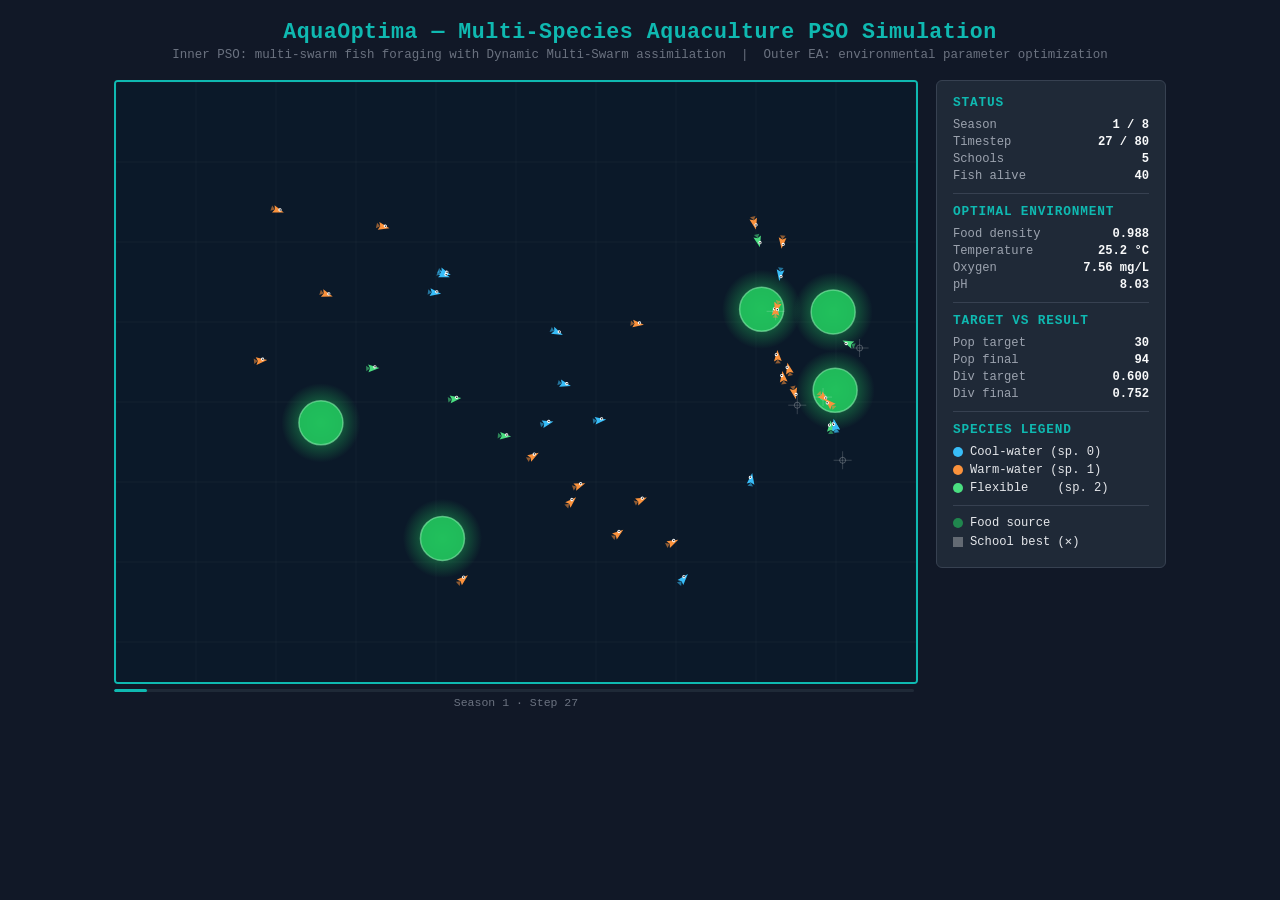
<file: PSO/index.html>
<!DOCTYPE html>
<html lang="en">
<head>
  <meta charset="UTF-8">
  <meta name="viewport" content="width=device-width, initial-scale=1.0">
  <title>AquaOptima — PSO Simulation</title>
  <style>
    * { box-sizing: border-box; margin: 0; padding: 0; }

    body {
      background: #111827;
      color: #e5e7eb;
      font-family: 'Courier New', monospace;
      display: flex;
      flex-direction: column;
      align-items: center;
      padding: 20px;
      min-height: 100vh;
    }

    h1 {
      color: #0fb9b1;
      font-size: 1.35rem;
      margin-bottom: 4px;
      letter-spacing: 0.5px;
    }

    .subtitle {
      color: #6b7280;
      font-size: 0.78rem;
      margin-bottom: 18px;
    }

    .layout {
      display: flex;
      gap: 18px;
      align-items: flex-start;
    }

    .canvas-col { display: flex; flex-direction: column; }

    canvas {
      border: 2px solid #0fb9b1;
      border-radius: 4px;
      display: block;
    }

    .progress-bar {
      width: 800px;
      height: 3px;
      background: #1f2937;
      border-radius: 2px;
      margin-top: 5px;
      overflow: hidden;
    }

    .progress-fill {
      height: 100%;
      background: #0fb9b1;
      border-radius: 2px;
      width: 0%;
      transition: width 0.08s linear;
    }

    .season-label {
      text-align: center;
      color: #6b7280;
      font-size: 0.72rem;
      margin-top: 4px;
    }

    .panel {
      background: #1f2937;
      border: 1px solid #374151;
      border-radius: 6px;
      padding: 14px 16px;
      width: 230px;
      font-size: 0.76rem;
    }

    .panel h2 {
      color: #0fb9b1;
      font-size: 0.8rem;
      margin-bottom: 8px;
      text-transform: uppercase;
      letter-spacing: 0.8px;
    }

    .stat-row {
      display: flex;
      justify-content: space-between;
      margin: 3px 0;
    }

    .stat-label { color: #9ca3af; }
    .stat-value { color: #f9fafb; font-weight: bold; }

    .sep { border-top: 1px solid #374151; margin: 10px 0; }

    .legend-item {
      display: flex;
      align-items: center;
      gap: 7px;
      margin: 4px 0;
    }

    .legend-dot {
      width: 10px;
      height: 10px;
      border-radius: 50%;
      flex-shrink: 0;
    }

    .error-msg {
      color: #f87171;
      line-height: 1.6;
      font-size: 0.8rem;
    }
  </style>
</head>
<body>
  <h1>AquaOptima — Multi-Species Aquaculture PSO Simulation</h1>
  <p class="subtitle">
    Inner PSO: multi-swarm fish foraging with Dynamic Multi-Swarm assimilation &nbsp;|&nbsp;
    Outer EA: environmental parameter optimization
  </p>

  <div class="layout">
    <div class="canvas-col">
      <canvas id="tank" width="800" height="600"></canvas>
      <div class="progress-bar">
        <div class="progress-fill" id="progress-fill"></div>
      </div>
      <div class="season-label" id="season-label">&nbsp;</div>
    </div>

    <div class="panel" id="panel">
      <h2>Status</h2>
      <div class="stat-row"><span class="stat-label">Season</span>     <span class="stat-value" id="s-season">—</span></div>
      <div class="stat-row"><span class="stat-label">Timestep</span>   <span class="stat-value" id="s-step">—</span></div>
      <div class="stat-row"><span class="stat-label">Schools</span>    <span class="stat-value" id="s-schools">—</span></div>
      <div class="stat-row"><span class="stat-label">Fish alive</span> <span class="stat-value" id="s-fish">—</span></div>

      <div class="sep"></div>
      <h2>Optimal Environment</h2>
      <div class="stat-row"><span class="stat-label">Food density</span>  <span class="stat-value" id="e-food">—</span></div>
      <div class="stat-row"><span class="stat-label">Temperature</span>   <span class="stat-value" id="e-temp">—</span></div>
      <div class="stat-row"><span class="stat-label">Oxygen</span>        <span class="stat-value" id="e-o2">—</span></div>
      <div class="stat-row"><span class="stat-label">pH</span>            <span class="stat-value" id="e-ph">—</span></div>

      <div class="sep"></div>
      <h2>Target vs Result</h2>
      <div class="stat-row"><span class="stat-label">Pop target</span>  <span class="stat-value" id="t-pop">—</span></div>
      <div class="stat-row"><span class="stat-label">Pop final</span>   <span class="stat-value" id="f-pop">—</span></div>
      <div class="stat-row"><span class="stat-label">Div target</span>  <span class="stat-value" id="t-div">—</span></div>
      <div class="stat-row"><span class="stat-label">Div final</span>   <span class="stat-value" id="f-div">—</span></div>

      <div class="sep"></div>
      <h2>Species Legend</h2>
      <div class="legend-item">
        <div class="legend-dot" style="background:#38bdf8"></div>
        <span>Cool-water (sp. 0)</span>
      </div>
      <div class="legend-item">
        <div class="legend-dot" style="background:#fb923c"></div>
        <span>Warm-water (sp. 1)</span>
      </div>
      <div class="legend-item">
        <div class="legend-dot" style="background:#4ade80"></div>
        <span>Flexible &nbsp;&nbsp; (sp. 2)</span>
      </div>
      <div class="sep"></div>
      <div class="legend-item">
        <div class="legend-dot" style="background:#22c55e;opacity:0.6"></div>
        <span>Food source</span>
      </div>
      <div class="legend-item">
        <div class="legend-dot" style="background:rgba(255,255,255,0.3);border-radius:0"></div>
        <span>School best (✕)</span>
      </div>
    </div>
  </div>

  <script src="app.js"></script>
</body>
</html>
</file>
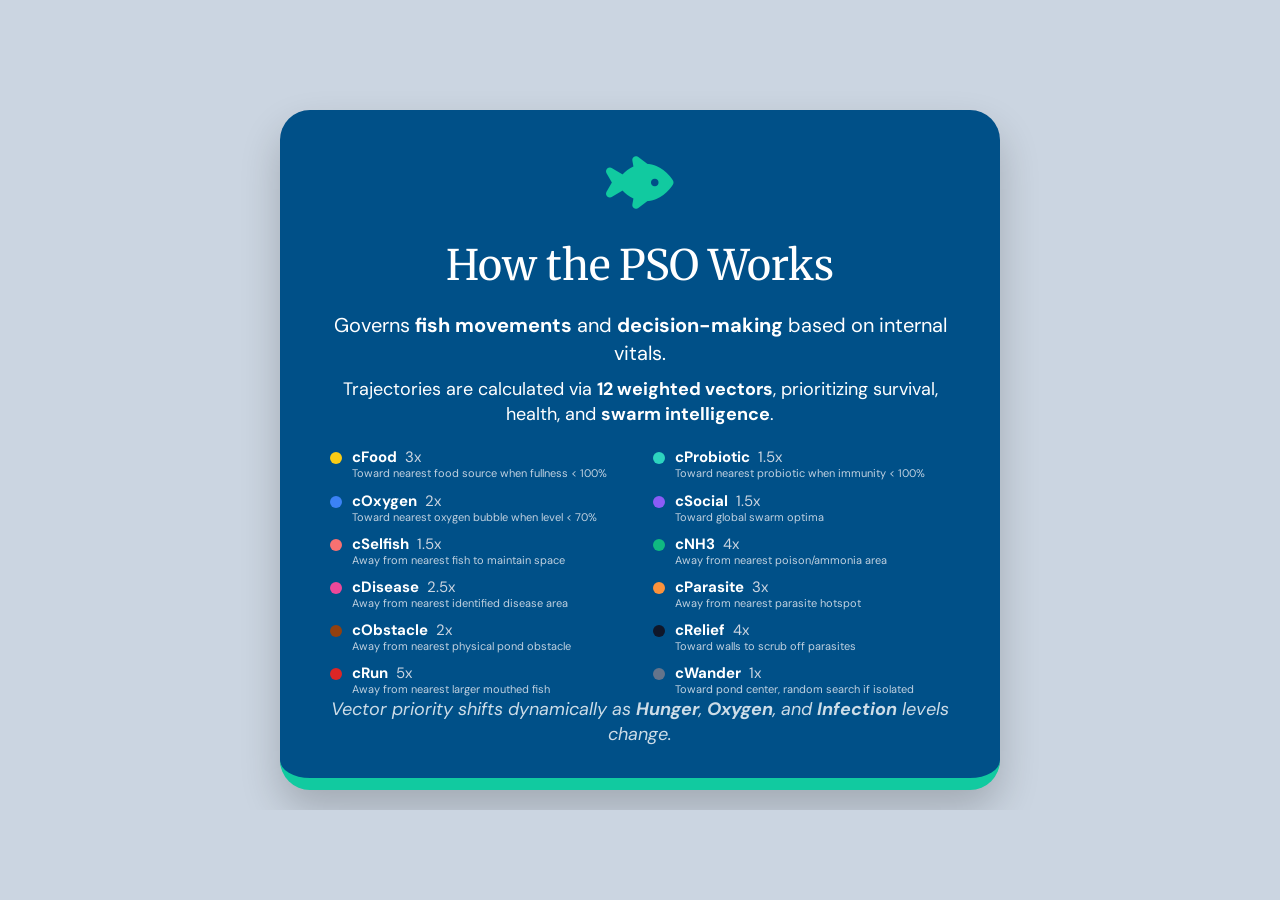
<file: poster/pso.html>
<!doctype html>
<html lang="en">
  <head>
    <meta charset="UTF-8" />
    <meta name="viewport" content="width=device-width, initial-scale=1.0" />
    <title>Aqua Optima - PSO Mechanics</title>
    <link rel="preconnect" href="https://fonts.googleapis.com" />
    <link rel="preconnect" href="https://fonts.gstatic.com" crossorigin />
    <link
      href="https://fonts.googleapis.com/css2?family=DM+Sans:wght@400;500;700&family=Merriweather:wght@400;700&display=swap"
      rel="stylesheet"
    />
    <link
      rel="stylesheet"
      href="https://cdnjs.cloudflare.com/ajax/libs/font-awesome/6.5.1/css/all.min.css"
    />
    <style>
      /* 1. THE SETUP */
      * {
        box-sizing: border-box;
      }

      body {
        background-color: #cbd5e1;
        display: grid;
        grid-template-columns: 1fr;
        margin: 0;
        min-height: 100vh;
        place-items: center;
      }

      .slide-container {
        align-items: center;
        background-color: #cbd5e1;
        display: flex;
        flex-direction: column;
        font-family: "DM Sans", sans-serif;
        height: 720px;
        justify-content: center;
        overflow: hidden;
        position: relative;
        width: 1280px;
      }

      /* 2. THE BLUE BOX REDESIGN */
      .pso-card {
        background-color: #005088; /* Deep Blue from image */
        border-bottom: 12px solid #11caa0; /* Teal accent border */
        border-radius: 30px;
        box-shadow: 0 20px 40px rgba(0, 0, 0, 0.2);
        color: #ffffff;
        display: flex;
        flex-direction: column;
        height: 680px;
        padding: 35px 50px;
        text-align: center;
        width: 720px; /* Slightly wider to accommodate descriptions */
      }

      /* Icon Styling */
      .card-icon {
        color: #11caa0;
        font-size: 60px;
        margin-bottom: 15px;
      }

      /* Header Styling */
      .pso-card h2 {
        font-family: "Merriweather", serif;
        font-size: 42px;
        font-weight: 400;
        margin: 0 0 20px 0;
      }

      /* Body Text Styling */
      .pso-card p {
        font-family: "DM Sans", sans-serif;
        font-size: 18px;
        line-height: 1.4;
        margin: 0;
      }

      .pso-card strong {
        font-weight: 700;
      }

      /* Vector List Layout inside the card */
      .vector-container {
        display: grid;
        grid-template-columns: 1fr 1fr;
        gap: 10px 25px;
        margin-top: 20px;
        text-align: left;
      }

      .vector-item {
        align-items: flex-start;
        display: flex;
        gap: 10px;
      }

      .dot {
        border-radius: 50%;
        flex-shrink: 0;
        height: 12px;
        width: 12px;
        margin-top: 5px;
      }

      .vector-text {
        display: flex;
        flex-direction: column;
      }

      .vector-main {
        font-size: 15px;
        font-weight: 700;
      }

      .vector-weight {
        color: #cbd5e1;
        font-weight: 400;
        margin-left: 4px;
      }

      .vector-sub {
        font-size: 11px;
        opacity: 0.85;
        line-height: 1.2;
        color: #e2e8f0;
      }

      /* Highlighted Text Axis */
      .pso-card .main-desc {
        font-size: 20px;
        margin-bottom: 10px;
      }

      .footer-note {
        margin-top: 20px;
        font-size: 14px;
        opacity: 0.8;
        font-style: italic;
      }
    </style>
  </head>
  <body>
    <div class="slide-container" id="slide1">
      <div class="pso-card">
        <div class="card-icon"><i class="fa-solid fa-fish-fins"></i></div>
        <h2>How the PSO Works</h2>

        <p class="main-desc">
          Governs <strong>fish movements</strong> and
          <strong>decision-making</strong> based on internal vitals.
        </p>

        <p>
          Trajectories are calculated via <strong>12 weighted vectors</strong>,
          prioritizing survival, health, and
          <strong>swarm intelligence</strong>.
        </p>

        <div class="vector-container">
          <!-- Col 1 -->
          <div class="vector-item">
            <div class="dot" style="background: #facc15"></div>
            <div class="vector-text">
              <span class="vector-main"
                >cFood <span class="vector-weight">3x</span></span
              >
              <span class="vector-sub"
                >Toward nearest food source when fullness &lt; 100%</span
              >
            </div>
          </div>
          <div class="vector-item">
            <div class="dot" style="background: #2dd4bf"></div>
            <div class="vector-text">
              <span class="vector-main"
                >cProbiotic <span class="vector-weight">1.5x</span></span
              >
              <span class="vector-sub"
                >Toward nearest probiotic when immunity &lt; 100%</span
              >
            </div>
          </div>
          <div class="vector-item">
            <div class="dot" style="background: #3b82f6"></div>
            <div class="vector-text">
              <span class="vector-main"
                >cOxygen <span class="vector-weight">2x</span></span
              >
              <span class="vector-sub"
                >Toward nearest oxygen bubble when level &lt; 70%</span
              >
            </div>
          </div>
          <div class="vector-item">
            <div class="dot" style="background: #8b5cf6"></div>
            <div class="vector-text">
              <span class="vector-main"
                >cSocial <span class="vector-weight">1.5x</span></span
              >
              <span class="vector-sub">Toward global swarm optima</span>
            </div>
          </div>
          <div class="vector-item">
            <div class="dot" style="background: #f87171"></div>
            <div class="vector-text">
              <span class="vector-main"
                >cSelfish <span class="vector-weight">1.5x</span></span
              >
              <span class="vector-sub"
                >Away from nearest fish to maintain space</span
              >
            </div>
          </div>
          <div class="vector-item">
            <div class="dot" style="background: #10b981"></div>
            <div class="vector-text">
              <span class="vector-main"
                >cNH3 <span class="vector-weight">4x</span></span
              >
              <span class="vector-sub"
                >Away from nearest poison/ammonia area</span
              >
            </div>
          </div>

          <!-- Col 2 -->
          <div class="vector-item">
            <div class="dot" style="background: #ec4899"></div>
            <div class="vector-text">
              <span class="vector-main"
                >cDisease <span class="vector-weight">2.5x</span></span
              >
              <span class="vector-sub"
                >Away from nearest identified disease area</span
              >
            </div>
          </div>
          <div class="vector-item">
            <div class="dot" style="background: #fb923c"></div>
            <div class="vector-text">
              <span class="vector-main"
                >cParasite <span class="vector-weight">3x</span></span
              >
              <span class="vector-sub">Away from nearest parasite hotspot</span>
            </div>
          </div>
          <div class="vector-item">
            <div class="dot" style="background: #92400e"></div>
            <div class="vector-text">
              <span class="vector-main"
                >cObstacle <span class="vector-weight">2x</span></span
              >
              <span class="vector-sub"
                >Away from nearest physical pond obstacle</span
              >
            </div>
          </div>
          <div class="vector-item">
            <div class="dot" style="background: #0f172a"></div>
            <div class="vector-text">
              <span class="vector-main"
                >cRelief <span class="vector-weight">4x</span></span
              >
              <span class="vector-sub"
                >Toward walls to scrub off parasites</span
              >
            </div>
          </div>
          <div class="vector-item">
            <div class="dot" style="background: #dc2626"></div>
            <div class="vector-text">
              <span class="vector-main"
                >cRun <span class="vector-weight">5x</span></span
              >
              <span class="vector-sub"
                >Away from nearest larger mouthed fish</span
              >
            </div>
          </div>
          <div class="vector-item">
            <div class="dot" style="background: #64748b"></div>
            <div class="vector-text">
              <span class="vector-main"
                >cWander <span class="vector-weight">1x</span></span
              >
              <span class="vector-sub"
                >Toward pond center, random search if isolated</span
              >
            </div>
          </div>
        </div>

        <p class="footer-note">
          Vector priority shifts dynamically as <strong>Hunger</strong>,
          <strong>Oxygen</strong>, and <strong>Infection</strong> levels change.
        </p>
      </div>
    </div>
  </body>
</html>
</file>
